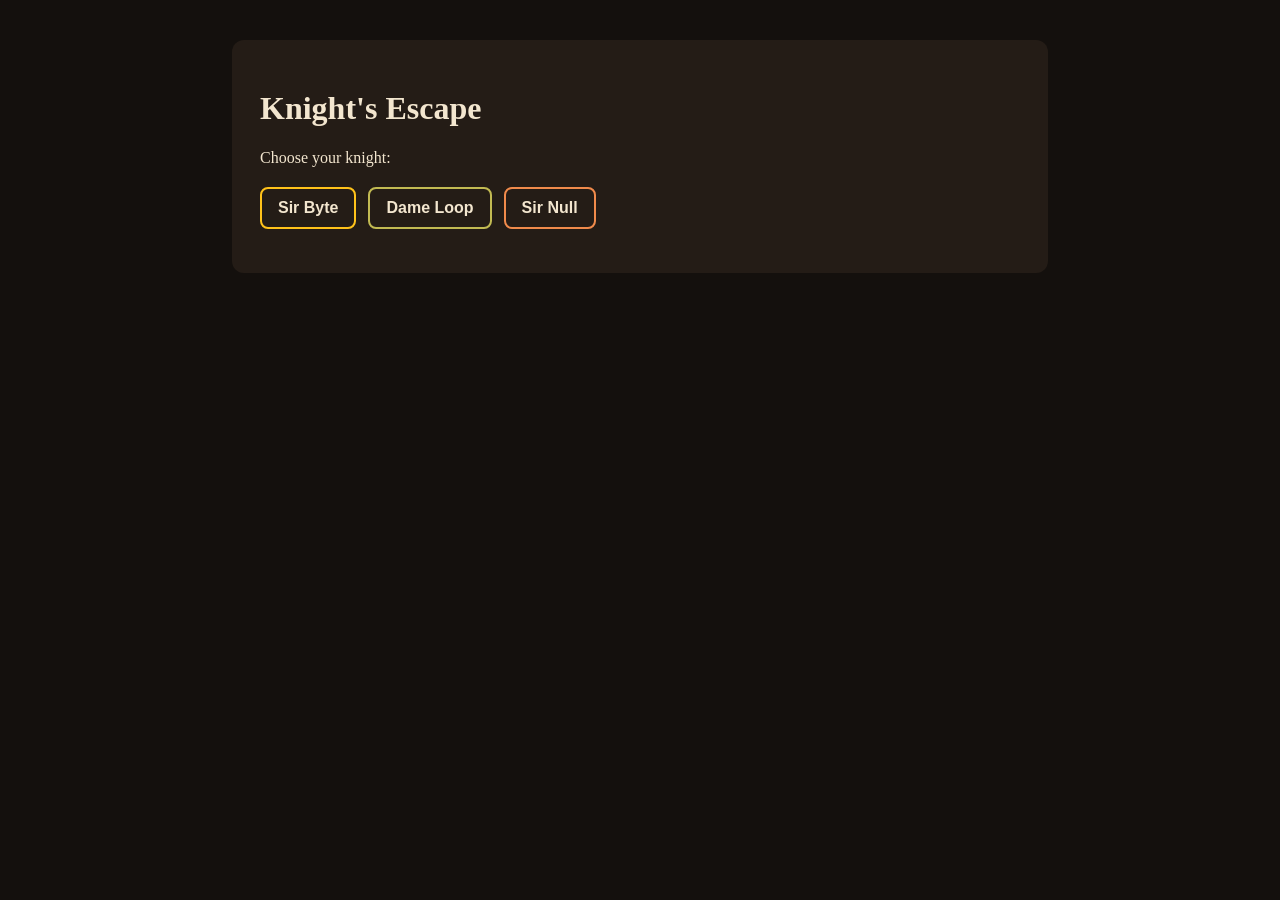
<file: escape-room-starter/index.html>
<!doctype html>
<html lang="en">
<head>
  <meta charset="utf-8">
  <meta name="viewport" content="width=device-width, initial-scale=1">
  <title>Knight's Escape</title>
  <link rel="stylesheet" href="style.css">
</head>
<body>
  <main id="app"></main>
  <script src="rooms.js"></script>
  <script src="game.js"></script>
</body>
</html>
</file>
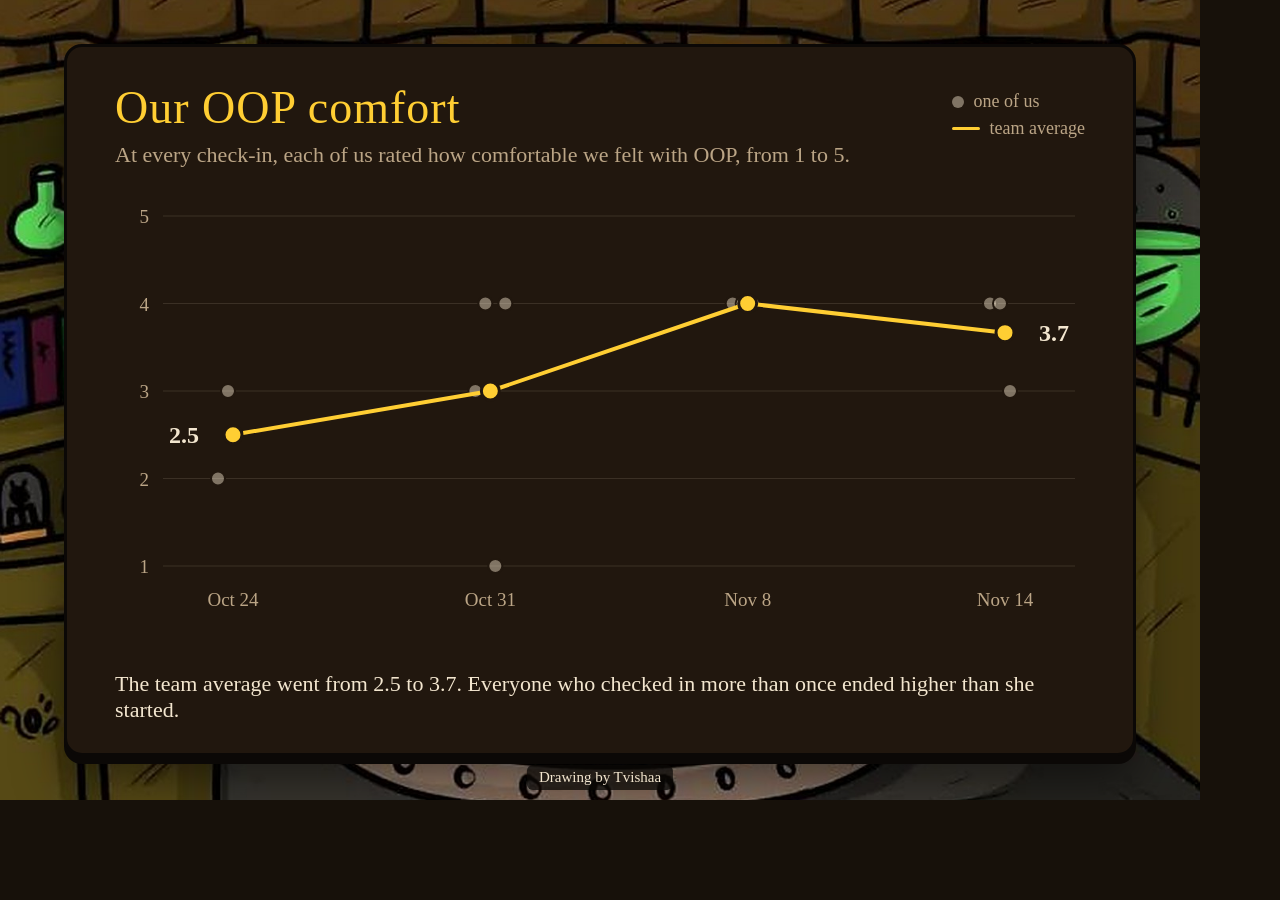
<file: devpost/gallery/charts.html>
<!doctype html>
<html lang="en">
<head>
<meta charset="utf-8">
<title>Devpost gallery charts</title>
<!-- Two Devpost gallery images, 1200x800, styled like the game's own screens (game style.css tokens and fonts).
     #oop: OOP comfort from the board's check-ins (students only; dots are anonymous).
     #ideas: the Oct 24 brainstorm Council (workshop_answers, session meeting-1) and what's in the merged game on 1.0.
     Render: chrome --headless --window-size=1200,800 --screenshot "charts.html#oop" -->
<style>
:root {
  --stone: #17110a; --panel: #21170e; --ink: #0b0806; --text: #f3e6cf; --muted: #bba586;
  --torch: #ffce33; --moss: #74b84f; --warlock: #86c6c1;
  --font-title: "Castellar", "Constantia", Georgia, serif;
  --font-body: "Constantia", "Palatino Linotype", Georgia, serif;
}
* { box-sizing: border-box; margin: 0; }
html, body { width: 1200px; height: 800px; overflow: hidden; background: var(--stone); }
.screen { display: none; position: relative; width: 1200px; height: 800px; font-family: var(--font-body); color: var(--text);
  background-size: cover; background-position: center; }
.screen.on { display: block; }
#oop { background-image: url("art/tvishaa-lab.jpg"); }
#ideas { background-image: url("art/tvishaa-maze.jpg"); }
#ideas .panel { bottom: auto; top: 50%; transform: translateY(-50%); padding-bottom: 40px; }
.panel { position: absolute; left: 64px; right: 64px; top: 44px; bottom: 44px; background: var(--panel); border: 3px solid var(--ink);
  border-radius: 18px; box-shadow: 0 8px 0 var(--ink), 0 24px 48px rgba(0,0,0,.5); padding: 36px 48px; }
h1 { font-family: var(--font-title); font-weight: 400; color: var(--torch); font-size: 46px; letter-spacing: 1px; line-height: 1.1; }
.sub { color: var(--muted); font-size: 22px; margin-top: 8px; }
.foot { position: absolute; left: 48px; right: 48px; bottom: 30px; font-size: 22px; color: var(--text); }
.credit { position: absolute; left: 50%; bottom: 10px; transform: translateX(-50%); font-size: 15px; color: var(--text);
  background: rgba(11,8,6,.75); padding: 4px 12px; border-radius: 6px; white-space: nowrap; }

/* OOP chart */
#oop svg { display: block; margin-top: 18px; }
svg text { font-family: var(--font-body); fill: var(--muted); font-size: 19px; }
svg .val { fill: var(--text); font-size: 24px; font-weight: 700; }
.legend { position: absolute; right: 48px; top: 44px; display: grid; gap: 6px; font-size: 18px; color: var(--muted); }
.legend span { display: flex; align-items: center; gap: 10px; }
.legend i { display: inline-block; }
.dot { width: 12px; height: 12px; border-radius: 50%; background: rgba(243,230,207,.45); }
.line { width: 28px; height: 3px; background: var(--torch); border-radius: 2px; }

/* Ideas */
.cols { display: grid; grid-template-columns: 1fr 1fr; gap: 40px; margin-top: 26px; }
.cols h2 { font-size: 26px; font-weight: 700; margin-bottom: 12px; display: flex; align-items: baseline; gap: 10px; }
.cols .in h2 { color: var(--moss); }
.cols .next h2 { color: var(--warlock); }
.cols h2 small { font-size: 18px; color: var(--muted); font-weight: 400; }
ul { list-style: none; padding: 0; display: grid; gap: 0; }
li { display: flex; justify-content: space-between; align-items: center; gap: 16px; padding: 12px 0; border-top: 1px solid rgba(243,230,207,.12); font-size: 21px; line-height: 1.25; }
li:last-child { border-bottom: 1px solid rgba(243,230,207,.12); }
.who { flex: none; font-size: 17px; color: var(--muted); display: flex; align-items: center; gap: 4px; }
.pip { width: 11px; height: 11px; border-radius: 50%; border: 2px solid var(--torch); }
.pip.y { background: var(--torch); }
.who b { font-weight: 400; margin-left: 6px; }
</style>
</head>
<body>

<section class="screen" id="oop">
  <div class="panel">
    <h1>Our OOP comfort</h1>
    <p class="sub">At every check-in, each of us rated how comfortable we felt with OOP, from 1 to 5.</p>
    <div class="legend"><span><i class="dot"></i>one of us</span><span><i class="line"></i>team average</span></div>
    <svg id="oop-svg" width="1000" height="440"></svg>
    <p class="foot">The team average went from 2.5 to 3.7. Everyone who checked in more than once ended higher than she started.</p>
  </div>
  <p class="credit">Drawing by Tvishaa</p>
</section>

<section class="screen" id="ideas">
  <div class="panel">
    <h1>Where our ideas went</h1>
    <p class="sub">We brainstormed on Oct 24: six questions, everyone answered all of them, plus our own ideas.</p>
    <div class="cols">
      <div class="in">
        <h2>In the game <small>5 ideas</small></h2>
        <ul>
          <li>Each answer is a direction in the maze<span class="who" data-v="4"></span></li>
          <li>A weak-spot scroll at the end<span class="who" data-v="3"></span></li>
          <li>Keys are flashcards<span class="who" data-v="2"></span></li>
          <li>Wrong answers explain the mistake<span class="who" data-v="2"></span></li>
          <li>The name LabyrinthLearn<span class="who">Leslie’s idea</span></li>
        </ul>
      </div>
      <div class="next">
        <h2>Still to come <small>5 ideas</small></h2>
        <ul>
          <li>A sly trickster warlock<span class="who" data-v="2"></span></li>
          <li>Naming him Ravencroft<span class="who">won our poll</span></li>
          <li>A pegasus ending<span class="who">Sanjana’s idea</span></li>
          <li>Timers and cheers<span class="who">Shirley’s idea</span></li>
          <li>Saving past games<span class="who">Tvishaa’s idea</span></li>
        </ul>
      </div>
    </div>
  </div>
  <p class="credit">Drawing by Tvishaa</p>
</section>

<script>
const id = (location.hash || "#oop").slice(1);
document.getElementById(id).classList.add("on");

// Vote pips: filled = teammates who picked it, out of 4
document.querySelectorAll(".who[data-v]").forEach((el) => {
  const v = +el.dataset.v;
  for (let i = 0; i < 4; i++) { const p = document.createElement("i"); p.className = "pip" + (i < v ? " y" : ""); el.append(p); }
  const b = document.createElement("b"); b.textContent = v + " of 4 votes"; el.append(b);
});

// OOP comfort: each check-in's ratings (anonymous, same order each day so the small offsets keep a person in place)
(function () {
  const svg = document.getElementById("oop-svg"), NS = "http://www.w3.org/2000/svg";
  const el = (t, a, txt) => { const e = document.createElementNS(NS, t); for (const k in a) e.setAttribute(k, a[k]); if (txt != null) e.textContent = txt; svg.appendChild(e); return e; };
  const days = ["Oct 24", "Oct 31", "Nov 8", "Nov 14"];
  // [person0, person1, person2, person3] per day; null = didn't check in
  const r = [[2, 3, null, null], [3, 4, 1, 4], [4, 4, 4, null], [4, 4, 3, null]];
  const avg = r.map((d) => { const v = d.filter((x) => x != null); return v.reduce((a, b) => a + b, 0) / v.length; });
  const L = 48, R = 960, T = 30, B = 380, y = (v) => B - ((v - 1) / 4) * (B - T), x = (i) => L + 70 + i * ((R - L - 140) / 3);
  for (let v = 1; v <= 5; v++) {
    el("line", { x1: L, x2: R, y1: y(v), y2: y(v), stroke: "rgba(243,230,207,.12)", "stroke-width": 1 });
    el("text", { x: L - 14, y: y(v) + 7, "text-anchor": "end" }, v);
  }
  const off = [-15, -5, 5, 15];
  r.forEach((d, i) => d.forEach((v, p) => { if (v != null) el("circle", { cx: x(i) + off[p], cy: y(v), r: 7, fill: "rgba(243,230,207,.45)", stroke: "#21170e", "stroke-width": 2 }); }));
  el("polyline", { points: avg.map((v, i) => `${x(i)},${y(v)}`).join(" "), fill: "none", stroke: "#ffce33", "stroke-width": 4, "stroke-linejoin": "round", "stroke-linecap": "round" });
  avg.forEach((v, i) => {
    el("circle", { cx: x(i), cy: y(v), r: 9, fill: "#ffce33", stroke: "#21170e", "stroke-width": 3 });
    el("text", { x: x(i), y: B + 40, "text-anchor": "middle" }, days[i]);
    if (i === 0 || i === 3) el("text", { x: x(i) + (i === 0 ? -34 : 34), y: y(v) + 8, "text-anchor": i === 0 ? "end" : "start", class: "val" }, v.toFixed(1));
  });
})();
</script>
</body>
</html>
</file>
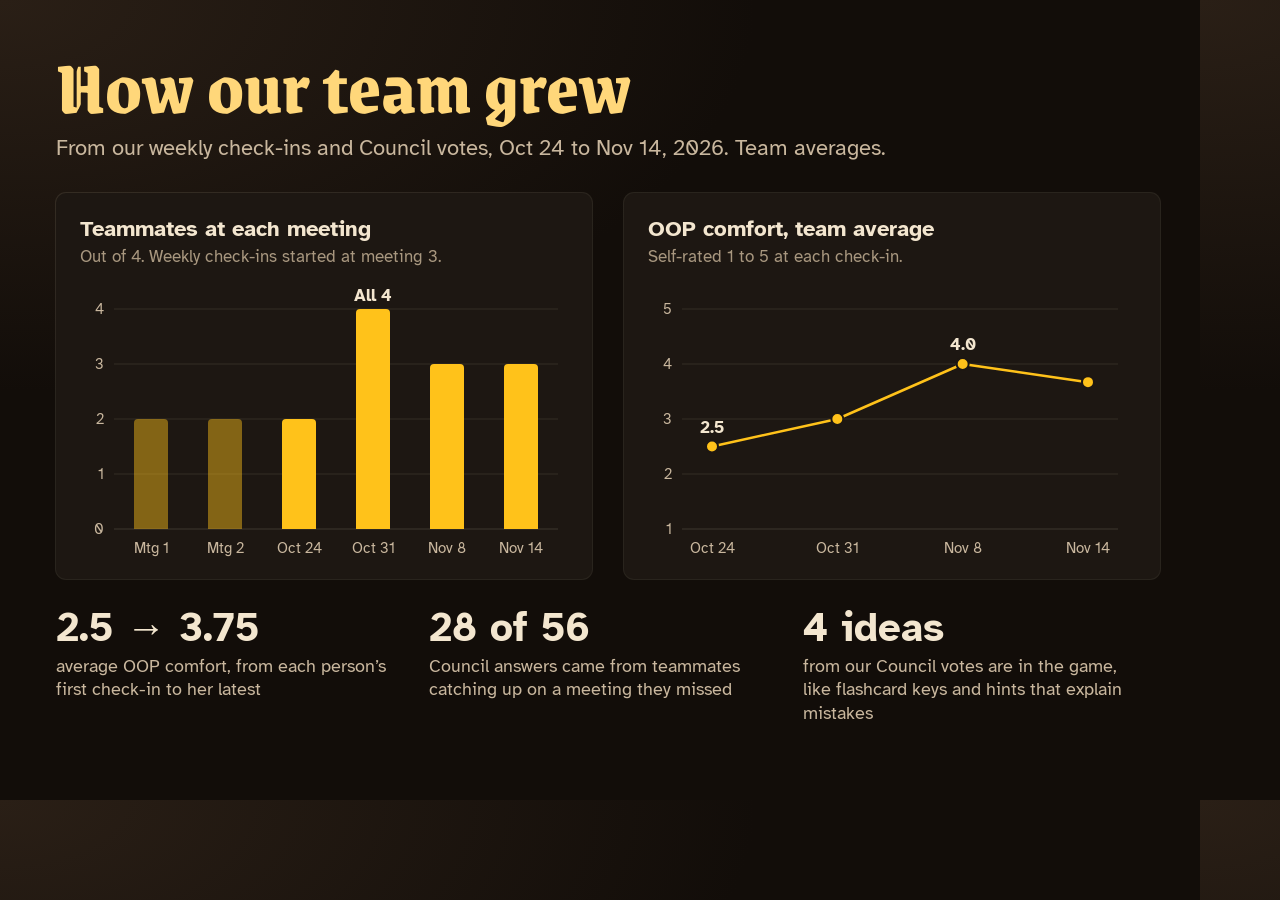
<file: devpost/thumbnails/growth.html>
<!doctype html>
<html lang="en">
<head>
<meta charset="utf-8">
<title>How we grew</title>
<!-- Devpost gallery image, 1200x800. Numbers come from the board's database (checkins, workshop_sessions,
     workshop_answers), students only, pulled Nov 17, 2026. Team averages only: no one's own ratings. -->
<link href="https://fonts.googleapis.com/css2?family=Atkinson+Hyperlegible:wght@400;700&family=Grenze+Gotisch:wght@800&display=block" rel="stylesheet">
<style>
:root { --night: #120d09; --panel: #1d1712; --line: rgba(246,232,207,.10); --parch: #f3e6cf; --parch-2: #c9b79e; --muted: #a8977f;
  --torch: #ffc21a; --torch-soft: #ffd77a; }
* { box-sizing: border-box; margin: 0; }
html, body { width: 1200px; height: 800px; overflow: hidden; }
body { background: radial-gradient(90% 70% at 0% 0%, #2a1f16, var(--night) 70%); color: var(--parch);
  font-family: "Atkinson Hyperlegible", "Times New Roman", serif; padding: 48px 56px; }
h1 { font-family: "Grenze Gotisch", serif; font-weight: 800; font-size: 76px; line-height: 1; color: var(--torch-soft); }
.lede { font-size: 22px; color: var(--parch-2); margin-top: 10px; }
.charts { display: grid; grid-template-columns: 1fr 1fr; gap: 32px; margin-top: 32px; }
.card { background: var(--panel); border-radius: 10px; padding: 22px 24px 14px; box-shadow: 0 0 0 1px var(--line); }
.card h2 { font-size: 22px; font-weight: 700; }
.card p { font-size: 17px; color: var(--muted); margin-top: 4px; }
svg { display: block; margin-top: 8px; }
svg text { font-family: "Atkinson Hyperlegible", sans-serif; fill: var(--parch-2); font-size: 15px; }
svg .val { fill: var(--parch); font-weight: 700; font-size: 17px; }
svg .note { fill: var(--muted); font-size: 14px; }
.stats { display: grid; grid-template-columns: repeat(3, 1fr); gap: 32px; margin-top: 28px; }
.stat b { display: block; font-size: 40px; font-weight: 700; color: var(--parch); line-height: 1.05; }
.stat span { display: block; font-size: 18px; color: var(--parch-2); margin-top: 6px; line-height: 1.3; }
</style>
</head>
<body>
<h1>How our team grew</h1>
<p class="lede">From our weekly check-ins and Council votes, Oct 24 to Nov 14, 2026. Team averages.</p>

<div class="charts">
  <div class="card">
    <h2>Teammates at each meeting</h2>
    <p>Out of 4. Weekly check-ins started at meeting 3.</p>
    <svg id="att" width="488" height="290"></svg>
  </div>
  <div class="card">
    <h2>OOP comfort, team average</h2>
    <p>Self-rated 1 to 5 at each check-in.</p>
    <svg id="oop" width="488" height="290"></svg>
  </div>
</div>

<div class="stats">
  <div class="stat"><b>2.5 → 3.75</b><span>average OOP comfort, from each person’s first check-in to her latest</span></div>
  <div class="stat"><b>28 of 56</b><span>Council answers came from teammates catching up on a meeting they missed</span></div>
  <div class="stat"><b>4 ideas</b><span>from our Council votes are in the game, like flashcard keys and hints that explain mistakes</span></div>
</div>

<script>
const NS = "http://www.w3.org/2000/svg";
function el(svg, tag, attrs, text) { const e = document.createElementNS(NS, tag); for (const k in attrs) e.setAttribute(k, attrs[k]); if (text != null) e.textContent = text; svg.appendChild(e); return e; }
const GRID = "rgba(246,232,207,.10)", GOLD = "#ffc21a";

// Attendance per meeting (workshop_sessions attend-1..6)
(function () {
  const svg = document.getElementById("att");
  const data = [["Mtg 1", 2], ["Mtg 2", 2], ["Oct 24", 2], ["Oct 31", 4], ["Nov 8", 3], ["Nov 14", 3]];
  const L = 34, R = 478, T = 34, B = 254, max = 4, y = (v) => B - (v / max) * (B - T);
  for (let v = 0; v <= max; v++) { el(svg, "line", { x1: L, x2: R, y1: y(v), y2: y(v), stroke: GRID, "stroke-width": v ? 1 : 1.5 }); el(svg, "text", { x: L - 10, y: y(v) + 5, "text-anchor": "end" }, v); }
  const step = (R - L) / data.length, w = 34;
  data.forEach(([label, v], i) => {
    const cx = L + step * (i + .5), top = y(v), h = B - top, r = 4;
    // bar with rounded data-end, square at the baseline
    el(svg, "path", { d: `M${cx - w/2},${B} V${top + r} Q${cx - w/2},${top} ${cx - w/2 + r},${top} H${cx + w/2 - r} Q${cx + w/2},${top} ${cx + w/2},${top + r} V${B} Z`, fill: GOLD, opacity: i < 2 ? .45 : 1 });
    el(svg, "text", { x: cx, y: B + 24, "text-anchor": "middle" }, label);
    if (i === 3) el(svg, "text", { x: cx, y: top - 8, "text-anchor": "middle", class: "val" }, "All 4");
  });
})();

// OOP comfort, students' average per check-in day (checkins collection)
(function () {
  const svg = document.getElementById("oop");
  const data = [["Oct 24", 2.5], ["Oct 31", 3.0], ["Nov 8", 4.0], ["Nov 14", 3.67]];
  const L = 34, R = 470, T = 34, B = 254, lo = 1, hi = 5, y = (v) => B - ((v - lo) / (hi - lo)) * (B - T);
  for (let v = lo; v <= hi; v++) { el(svg, "line", { x1: L, x2: R, y1: y(v), y2: y(v), stroke: GRID, "stroke-width": v === lo ? 1.5 : 1 }); el(svg, "text", { x: L - 10, y: y(v) + 5, "text-anchor": "end" }, v); }
  const x = (i) => L + 30 + i * ((R - L - 60) / (data.length - 1));
  el(svg, "polyline", { points: data.map(([, v], i) => `${x(i)},${y(v)}`).join(" "), fill: "none", stroke: GOLD, "stroke-width": 2.5, "stroke-linejoin": "round" });
  data.forEach(([label, v], i) => {
    el(svg, "circle", { cx: x(i), cy: y(v), r: 6, fill: GOLD, stroke: "#1d1712", "stroke-width": 2 });
    el(svg, "text", { x: x(i), y: B + 24, "text-anchor": "middle" }, label);
    if (i === 0 || i === 2) el(svg, "text", { x: x(i), y: y(v) - 14, "text-anchor": "middle", class: "val" }, v.toFixed(1));
  });
})();
</script>
</body>
</html>
</file>
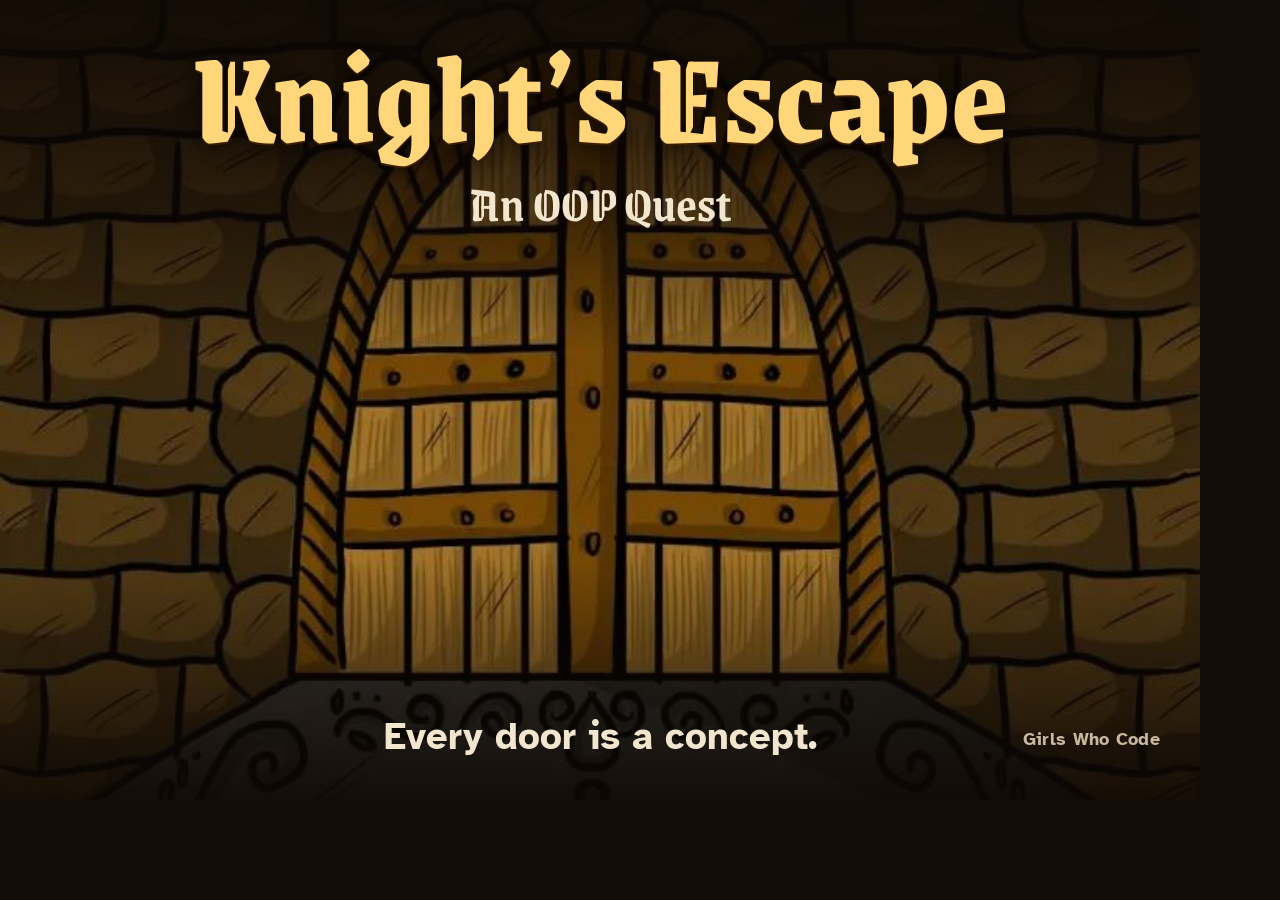
<file: devpost/thumbnails/thumbs.html>
<!doctype html>
<html lang="en">
<head>
<meta charset="utf-8">
<title>Devpost thumbnails</title>
<!-- Five Devpost cover options, 1200x800 (3:2, what Devpost asks for).
     Render one with: chrome --headless --screenshot --window-size=1200,800 "thumbs.html#3"
     Art: Tvishaa's castle door, maze and alchemy lab drawings (board/art). Fonts are open (OFL) Google Fonts,
     because Beanzo is personal-use only and Devpost is public. -->
<link rel="preconnect" href="https://fonts.googleapis.com">
<link href="https://fonts.googleapis.com/css2?family=Atkinson+Hyperlegible:wght@400;700&family=Grenze+Gotisch:wght@600;800&family=IBM+Plex+Mono:wght@500;600&display=block" rel="stylesheet">
<style>
:root {
  --night: #120d09;
  --wood: #1d1712;
  --parch: #f3e6cf;
  --parch-2: #c9b79e;
  --torch: #ffc21a;
  --torch-soft: #ffd77a;
  --moss: #8fc45a;
  --title: "Grenze Gotisch", "Times New Roman", serif;
  --body: "Atkinson Hyperlegible", "Times New Roman", serif;
  --mono: "IBM Plex Mono", Consolas, monospace;
}
* { box-sizing: border-box; margin: 0; }
html, body { width: 1200px; height: 800px; overflow: hidden; background: var(--night); }
.opt { display: none; position: relative; width: 1200px; height: 800px; overflow: hidden; font-family: var(--body); color: var(--parch); }
.opt.on { display: block; }
.title { font-family: var(--title); font-weight: 800; color: var(--torch-soft); line-height: .92; letter-spacing: .5px;
  text-shadow: 0 2px 0 #3a1d00, 0 6px 24px rgba(10, 5, 0, .85); }
.sub { font-family: var(--title); font-weight: 600; color: var(--parch); }
.credit { font-family: var(--body); font-weight: 700; font-size: 22px; color: var(--parch-2); letter-spacing: .3px; }
.art { position: absolute; background: url("../../board/art/tvishaa-door.jpg") center / cover no-repeat; }

/* 1. The door, full frame. Title over the bricks, pitch on the floor. Just GWC. */
#o1 .art { inset: 0; background-position: center 30%; }
#o1 .scrim { position: absolute; inset: 0;
  background: linear-gradient(180deg, rgba(14,8,4,.92) 0%, rgba(14,8,4,.55) 26%, rgba(14,8,4,0) 44%, rgba(14,8,4,0) 70%, rgba(14,8,4,.88) 100%); }
#o1 .title { position: absolute; top: 34px; left: 0; right: 0; text-align: center; font-size: 132px; }
#o1 .sub { position: absolute; top: 166px; left: 0; right: 0; text-align: center; font-size: 50px; }
#o1 .pitch { position: absolute; bottom: 40px; left: 0; right: 0; text-align: center; font-size: 38px; font-weight: 700; color: var(--parch); }
#o1 .credit { position: absolute; bottom: 50px; right: 40px; font-size: 18px; }

/* 2. Split: the name on dark wood, the door framed on the right. UCF + GWC. */
#o2 { background: radial-gradient(120% 90% at 0% 0%, #2a1f16 0%, var(--night) 70%); }
#o2 .art { top: 56px; right: 56px; width: 560px; height: 688px; background-size: cover; background-position: center;
  border-radius: 6px; box-shadow: 0 0 0 1px rgba(255, 194, 26, .35), 0 30px 60px -20px rgba(0,0,0,.8); }
#o2 .text { position: absolute; left: 72px; top: 0; bottom: 0; width: 520px; display: flex; flex-direction: column; justify-content: center; }
#o2 .title { font-size: 150px; }
#o2 .sub { font-size: 56px; margin-top: 14px; }
#o2 .rule { width: 96px; height: 2px; background: var(--torch); opacity: .7; margin: 34px 0 30px; }
#o2 .pitch { font-size: 32px; font-weight: 700; line-height: 1.25; color: var(--parch); max-width: 460px; }
#o2 .credit { position: absolute; left: 72px; bottom: 56px; }

/* 3. new Knight().escape(): the door with one line of Java on the floor. GWC. */
#o3 .art { inset: 0; background-position: center 30%; }
#o3 .scrim { position: absolute; inset: 0;
  background: linear-gradient(180deg, rgba(14,8,4,.9) 0%, rgba(14,8,4,.4) 24%, rgba(14,8,4,0) 40%, rgba(14,8,4,0) 66%, rgba(14,8,4,.75) 100%); }
#o3 .title { position: absolute; top: 30px; left: 0; right: 0; text-align: center; font-size: 120px; }
#o3 .sub { position: absolute; top: 150px; left: 0; right: 0; text-align: center; font-size: 44px; }
#o3 .code { position: absolute; left: 50%; bottom: 52px; transform: translateX(-50%); white-space: nowrap;
  font-family: var(--mono); font-weight: 600; font-size: 46px; color: var(--parch);
  padding: 14px 30px; border-radius: 10px; background: rgba(12, 8, 5, .82); box-shadow: 0 0 0 1px rgba(255,194,26,.35); }
#o3 .code .k { color: var(--torch); } #o3 .code .m { color: var(--moss); }
#o3 .credit { position: absolute; top: 38px; right: 40px; font-size: 18px; }

/* 4. The quest: the door big, two more chambers beside it. UCF + GWC. */
#o4 { background: var(--night); }
#o4 .art { top: 0; left: 0; width: 780px; height: 800px; background-position: center 40%; }
#o4 .scrim { position: absolute; top: 0; left: 0; width: 780px; height: 800px;
  background: linear-gradient(180deg, rgba(14,8,4,0) 50%, rgba(14,8,4,.92) 100%); }
#o4 .title { position: absolute; left: 44px; bottom: 98px; font-size: 112px; }
#o4 .sub { position: absolute; left: 48px; bottom: 44px; font-size: 44px; }
#o4 .side { position: absolute; top: 0; right: 0; width: 420px; height: 800px; padding: 28px 28px 28px 24px;
  display: grid; grid-template-rows: 1fr 1fr; gap: 24px; }
#o4 .tile { position: relative; border-radius: 6px; overflow: hidden; background-size: cover; background-position: center;
  box-shadow: 0 0 0 1px rgba(255,194,26,.3); }
#o4 .tile span { position: absolute; left: 0; right: 0; bottom: 0; padding: 40px 18px 14px; font-weight: 700; font-size: 24px;
  background: linear-gradient(180deg, rgba(14,8,4,0), rgba(14,8,4,.9)); }
#o4 .tile small { display: block; font-size: 18px; font-weight: 400; color: var(--parch-2); }
#o4 .maze { background-image: url("../../board/art/tvishaa-maze.jpg"); }
#o4 .lab { background-image: url("../../board/art/tvishaa-lab.jpg"); }
#o4 .credit { position: absolute; left: 48px; top: 36px; font-size: 18px; color: var(--parch);
  padding: 6px 12px; border-radius: 6px; background: rgba(14,8,4,.7); }

/* 5. Torchlit: the whole door small in a dark hall, the name big. No logos. */
#o5 { background: radial-gradient(60% 70% at 50% 36%, #3b2614 0%, #1a110a 55%, var(--night) 100%); }
#o5 .art { top: 52px; left: 50%; width: 600px; height: 446px; margin-left: -300px; border-radius: 4px;
  box-shadow: 0 0 0 1px rgba(255,194,26,.25), 0 0 120px 10px rgba(255, 170, 60, .18), 0 40px 60px -30px rgba(0,0,0,.9); }
#o5 .title { position: absolute; left: 0; right: 0; top: 534px; text-align: center; font-size: 136px; }
#o5 .sub { position: absolute; left: 0; right: 0; top: 676px; text-align: center; font-size: 50px; }
</style>
</head>
<body>

<section class="opt" id="o1">
  <div class="art"></div><div class="scrim"></div>
  <h1 class="title">Knight’s Escape</h1>
  <p class="sub">An OOP Quest</p>
  <p class="pitch">Every door is a concept.</p>
  <p class="credit">Girls Who Code</p>
</section>

<section class="opt" id="o2">
  <div class="text">
    <h1 class="title">Knight’s<br>Escape</h1>
    <p class="sub">An OOP Quest</p>
    <div class="rule"></div>
    <p class="pitch">Every locked door is an OOP concept. Escape the warlock’s castle by thinking in objects.</p>
  </div>
  <p class="credit">UCF Knights · Girls Who Code</p>
  <div class="art"></div>
</section>

<section class="opt" id="o3">
  <div class="art"></div><div class="scrim"></div>
  <h1 class="title">Knight’s Escape</h1>
  <p class="sub">An OOP Quest</p>
  <p class="code"><span class="k">new</span> Knight().<span class="m">escape</span>();</p>
  <p class="credit">Girls Who Code</p>
</section>

<section class="opt" id="o4">
  <div class="art"></div><div class="scrim"></div>
  <p class="credit">UCF Knights · Girls Who Code</p>
  <h1 class="title">Knight’s Escape</h1>
  <p class="sub">An OOP Quest</p>
  <div class="side">
    <div class="tile maze"><span>LabyrinthLearn<small>Classes and objects</small></span></div>
    <div class="tile lab"><span>The Alchemy Lab<small>Methods and encapsulation</small></span></div>
  </div>
</section>

<section class="opt" id="o5">
  <div class="art"></div>
  <h1 class="title">Knight’s Escape</h1>
  <p class="sub">An OOP Quest</p>
</section>

<script>
  const n = (location.hash || "#1").slice(1);
  document.getElementById("o" + n).classList.add("on");
</script>
</body>
</html>
</file>
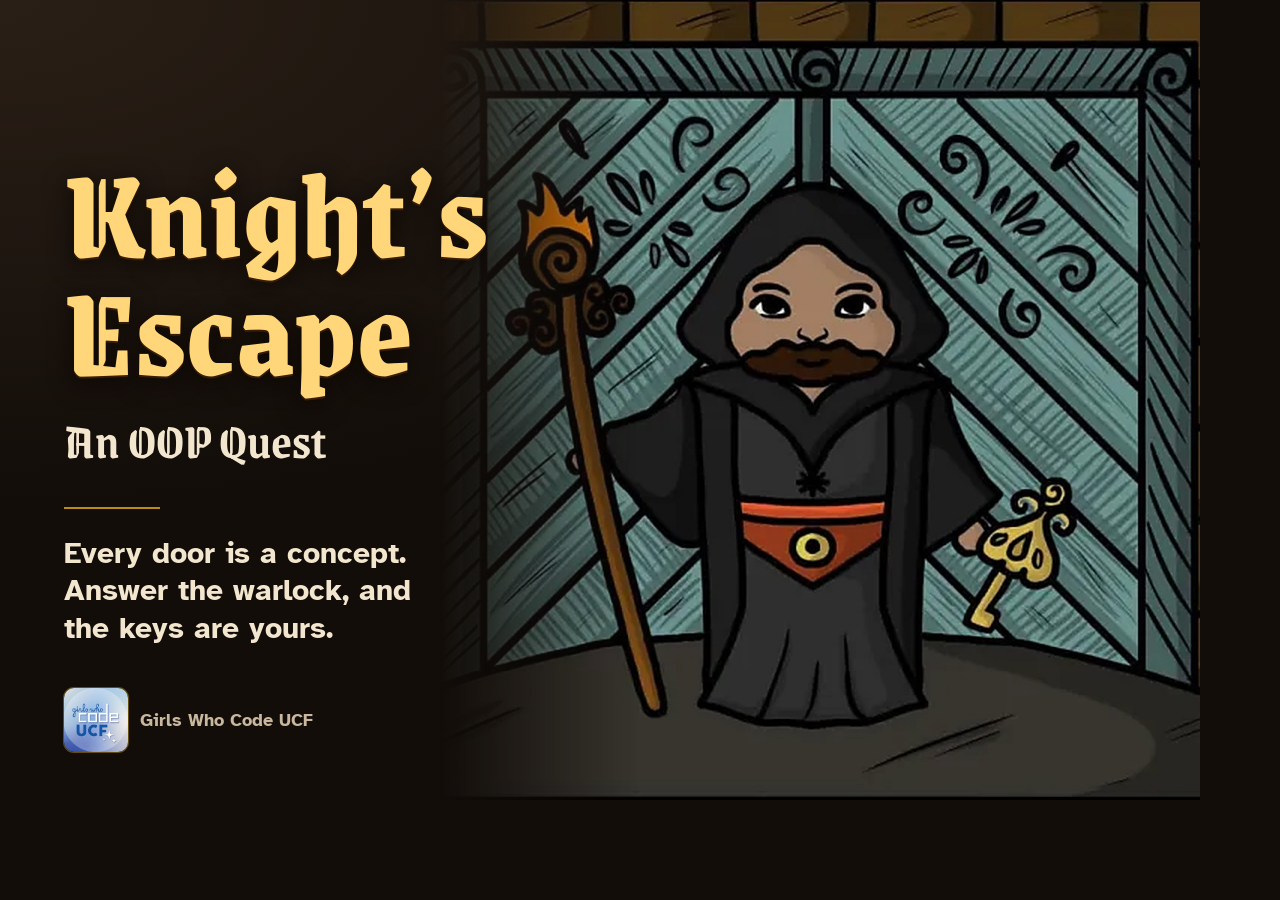
<file: devpost/thumbnails/thumbs2.html>
<!doctype html>
<html lang="en">
<head>
<meta charset="utf-8">
<title>More Devpost covers</title>
<!-- Five more Devpost cover ideas (#6-#10), 1200x800, using the art from the merged game (group9 branch 1.0).
     All art is Tvishaa's (art/, copied from group9/art; the sketch is cropped from her IMG_4046 page).
     Logo: the Girls Who Code UCF chapter logo from group9. Fonts: open (OFL) Google Fonts, same as thumbs.html.
     Render: sh render2.sh -->
<link rel="preconnect" href="https://fonts.googleapis.com">
<link href="https://fonts.googleapis.com/css2?family=Atkinson+Hyperlegible:wght@400;700&family=Grenze+Gotisch:wght@600;800&family=IBM+Plex+Mono:wght@500;600&display=block" rel="stylesheet">
<style>
:root {
  --night: #120d09;
  --wood: #1d1712;
  --parch: #f3e6cf;
  --parch-2: #c9b79e;
  --torch: #ffc21a;
  --torch-soft: #ffd77a;
  --moss: #8fc45a;
  --purple: #b48cff;
  --title: "Grenze Gotisch", "Times New Roman", serif;
  --body: "Atkinson Hyperlegible", "Times New Roman", serif;
  --mono: "IBM Plex Mono", Consolas, monospace;
}
* { box-sizing: border-box; margin: 0; }
html, body { width: 1200px; height: 800px; overflow: hidden; background: var(--night); }
.opt { display: none; position: relative; width: 1200px; height: 800px; overflow: hidden; font-family: var(--body); color: var(--parch); }
.opt.on { display: block; }
.title { font-family: var(--title); font-weight: 800; color: var(--torch-soft); line-height: .92; letter-spacing: .5px;
  text-shadow: 0 2px 0 #3a1d00, 0 6px 24px rgba(10, 5, 0, .85); }
.sub { font-family: var(--title); font-weight: 600; color: var(--parch); }
.pitch { font-weight: 700; color: var(--parch); }
.art { position: absolute; background-position: center; background-size: cover; background-repeat: no-repeat; }
.logo { position: absolute; display: flex; align-items: center; gap: 12px; font-weight: 700; font-size: 18px; color: var(--parch-2); }
.logo img { width: 64px; height: 64px; border-radius: 10px; box-shadow: 0 0 0 1px rgba(255,194,26,.35); }

/* 6. Knight vs. the warlock (Leslie's pick): the name on dark wood, the warlock on the right. GWC UCF logo. */
#o6 { background: radial-gradient(120% 90% at 0% 0%, #2a1f16 0%, var(--night) 70%); }
#o6 .art { top: 0; right: 0; width: 760px; height: 800px; background-image: url("art/tvishaa-warlock.jpg"); background-position: 50% 40%;
  -webkit-mask-image: linear-gradient(90deg, transparent 0, #000 200px); mask-image: linear-gradient(90deg, transparent 0, #000 200px); }
#o6 .text { position: absolute; left: 64px; top: 0; bottom: 0; width: 400px; display: flex; flex-direction: column; justify-content: center; }
#o6 .title { font-size: 128px; }
#o6 .sub { font-size: 50px; margin-top: 14px; }
#o6 .rule { width: 96px; height: 2px; background: var(--torch); opacity: .7; margin: 30px 0 26px; }
#o6 .pitch { font-size: 30px; line-height: 1.25; }
#o6 .logo { left: 64px; bottom: 48px; }

/* 7. Three doors: the Hall of Illusions with real code on each door; the right one glows. */
#o7 .art { inset: 0; background-image: url("art/tvishaa-hall.jpg"); background-position: center 70%; }
#o7 .scrim { position: absolute; inset: 0;
  background: linear-gradient(180deg, rgba(14,8,4,.94) 0%, rgba(14,8,4,.7) 22%, rgba(14,8,4,0) 40%, rgba(14,8,4,0) 78%, rgba(14,8,4,.9) 100%); }
#o7 .title { position: absolute; top: 26px; left: 0; right: 0; text-align: center; font-size: 112px; }
#o7 .sub { position: absolute; top: 136px; left: 0; right: 0; text-align: center; font-size: 42px; }
#o7 .door { position: absolute; top: 440px; width: 250px; padding: 10px 12px; border-radius: 8px; text-align: center;
  font-family: var(--mono); font-weight: 600; font-size: 19px; line-height: 1.3; color: var(--parch); background: rgba(12,8,5,.86); }
#o7 .d1 { left: 98px; } #o7 .d2 { left: 475px; } #o7 .d3 { left: 852px; }
#o7 .d2 { box-shadow: 0 0 0 2px var(--purple), 0 0 50px 8px rgba(180,140,255,.55); }
#o7 .d1, #o7 .d3 { opacity: .78; }
#o7 .k { color: var(--torch); }
#o7 .pitch { position: absolute; bottom: 34px; left: 0; right: 0; text-align: center; font-size: 38px; }

/* 8. Four chambers: four tall slices of her drawings, each with what it teaches. */
#o8 { background: var(--night); }
#o8 .head { position: absolute; top: 0; left: 0; right: 0; height: 210px; display: flex; flex-direction: column; align-items: center; justify-content: center; }
#o8 .title { font-size: 116px; }
#o8 .sub { font-size: 40px; margin-top: 8px; }
#o8 .row { position: absolute; top: 222px; left: 32px; right: 32px; bottom: 32px; display: grid; grid-template-columns: repeat(4, 1fr); gap: 16px; }
#o8 .ch { position: relative; border-radius: 8px; overflow: hidden; background-size: cover; box-shadow: 0 0 0 1px rgba(255,194,26,.3); }
#o8 .ch span { position: absolute; left: 0; right: 0; bottom: 0; padding: 70px 16px 18px; font-weight: 700; font-size: 25px; line-height: 1.15;
  background: linear-gradient(180deg, rgba(14,8,4,0), rgba(14,8,4,.95) 55%); }
#o8 .ch small { display: block; font-size: 17px; font-weight: 700; color: var(--torch); margin-bottom: 4px; }
#o8 .ch em { display: block; font-style: normal; font-size: 18px; font-weight: 400; color: var(--parch-2); margin-top: 4px; }
#o8 .c1 { background-image: url("art/tvishaa-maze.jpg"); background-position: 30% center; }
#o8 .c2 { background-image: url("art/tvishaa-lab.jpg"); background-position: 50% center; }
#o8 .c3 { background-image: url("art/tvishaa-hall.jpg"); background-position: 50% center; }
#o8 .c4 { background-image: url("art/tvishaa-warlock.jpg"); background-position: 50% center; }

/* 9. Sketch to game: her red-pencil page next to the finished door. */
#o9 { background: radial-gradient(90% 80% at 50% 60%, #2a1f16 0%, var(--night) 75%); }
#o9 .title { position: absolute; top: 30px; left: 0; right: 0; text-align: center; font-size: 104px; }
#o9 .sub { position: absolute; top: 132px; left: 0; right: 0; text-align: center; font-size: 38px; }
#o9 .paper { position: absolute; left: 80px; top: 230px; width: 450px; height: 465px; background: url("art/tvishaa-sketch.jpg") center / cover;
  transform: rotate(-3deg); border-radius: 3px; box-shadow: 0 30px 50px -20px rgba(0,0,0,.9); }
#o9 .final { position: absolute; right: 70px; top: 262px; width: 560px; height: 414px; background: url("art/tvishaa-door.jpg") center / cover;
  transform: rotate(1.5deg); border-radius: 4px; box-shadow: 0 0 0 1px rgba(255,194,26,.35), 0 30px 60px -20px rgba(0,0,0,.9); }
#o9 .arrow { position: absolute; left: 534px; top: 430px; font-size: 64px; color: var(--torch); font-weight: 700; }
#o9 .cap { position: absolute; bottom: 30px; left: 0; right: 0; text-align: center; font-size: 26px; font-weight: 700; color: var(--parch-2); }

/* 10. A question to answer: the game's own question box, over the door. */
#o10 .art { inset: 0; background-image: url("art/tvishaa-door.jpg"); background-position: center 40%; filter: brightness(.55); }
#o10 .title { position: absolute; top: 28px; left: 0; right: 0; text-align: center; font-size: 104px; }
#o10 .box { position: absolute; left: 190px; right: 190px; top: 170px; padding: 28px 40px 30px; border-radius: 14px;
  background: rgba(24,17,11,.94); box-shadow: 0 0 0 2px rgba(255,194,26,.55), 0 30px 60px -20px rgba(0,0,0,.9); }
#o10 .box .spiral { position: absolute; top: 50%; width: 34px; height: 34px; margin-top: -17px; background: url("art/spiral.png") center / contain no-repeat; }
#o10 .box .l { left: -17px; } #o10 .box .r { right: -17px; }
#o10 .who { font-size: 22px; font-weight: 700; color: var(--moss); }
#o10 pre { margin: 14px 0 16px; padding: 16px 22px; border-radius: 8px; background: #0d0906; font-family: var(--mono); font-weight: 500; font-size: 27px; line-height: 1.35; color: var(--parch); }
#o10 pre .k { color: var(--torch); }
#o10 .q { font-size: 40px; font-weight: 700; }
#o10 .choices { position: absolute; left: 0; right: 0; top: 590px; display: flex; justify-content: center; gap: 22px; }
#o10 .choices span { display: flex; align-items: center; gap: 12px; padding: 12px 26px; border-radius: 10px; font-family: var(--mono); font-weight: 600; font-size: 32px;
  background: rgba(24,17,11,.94); box-shadow: 0 0 0 2px rgba(143,196,90,.6); }
#o10 .choices img { width: 32px; height: 32px; }
#o10 .pitch { position: absolute; bottom: 30px; left: 0; right: 0; text-align: center; font-size: 30px; }
</style>
</head>
<body>

<section class="opt" id="o6">
  <div class="art"></div>
  <div class="text">
    <h1 class="title">Knight’s<br>Escape</h1>
    <p class="sub">An OOP Quest</p>
    <div class="rule"></div>
    <p class="pitch">Every door is a concept. Answer the warlock, and the keys are yours.</p>
  </div>
  <p class="logo"><img src="art/gwc-ucf-logo.jpg" alt="">Girls Who Code UCF</p>
</section>

<section class="opt" id="o7">
  <div class="art"></div><div class="scrim"></div>
  <h1 class="title">Knight’s Escape</h1>
  <p class="sub">An OOP Quest</p>
  <p class="door d1">class Wizard<br><span class="k">implements</span><br>Character</p>
  <p class="door d2">class Wizard<br><span class="k">extends</span><br>Character</p>
  <p class="door d3">class Wizard<br><span class="k">inherits</span><br>Character</p>
  <p class="pitch">Every door is a concept. Only one is real.</p>
</section>

<section class="opt" id="o8">
  <div class="head">
    <h1 class="title">Knight’s Escape</h1>
    <p class="sub">Four chambers. One way out.</p>
  </div>
  <div class="row">
    <div class="ch c1"><span><small>Chamber 1</small>LabyrinthLearn<em>Classes and objects</em></span></div>
    <div class="ch c2"><span><small>Chamber 2</small>The Alchemy Lab<em>Methods and encapsulation</em></span></div>
    <div class="ch c3"><span><small>Chamber 3</small>Hall of Illusions<em>Inheritance and polymorphism</em></span></div>
    <div class="ch c4"><span><small>Chamber 4</small>The Final Door<em>Explain it yourself</em></span></div>
  </div>
</section>

<section class="opt" id="o9">
  <h1 class="title">Knight’s Escape</h1>
  <p class="sub">An OOP Quest</p>
  <div class="paper"></div>
  <div class="final"></div>
  <p class="arrow">→</p>
  <p class="cap">Drawn on paper first, then in the game. Art by Tvishaa.</p>
</section>

<section class="opt" id="o10">
  <div class="art"></div>
  <h1 class="title">Knight’s Escape</h1>
  <div class="box">
    <i class="spiral l"></i><i class="spiral r"></i>
    <p class="who">The Warlock asks:</p>
<pre><span class="k">class</span> Knight { String name; }

Knight k = <span class="k">new</span> Knight();</pre>
    <p class="q">Which one is the OBJECT?</p>
  </div>
  <div class="choices">
    <span><img src="art/arrow-left.png" alt="">Knight</span>
    <span><img src="art/arrow-up.png" alt="">k</span>
    <span><img src="art/arrow-right.png" alt="">class</span>
  </div>
  <p class="pitch">An escape room where every door is an OOP concept.</p>
</section>

<script>
  const n = (location.hash || "#6").slice(1);
  document.getElementById("o" + n).classList.add("on");
</script>
</body>
</html>
</file>
<file: escape-room-starter/style.css>
/* Design crew (Shirley + Tvishaa): this file is yours.
   Change the colors here and the whole game updates.
   Inspiration: the Group 9 design deck (torchlit dungeon, dark stone, warm gold). */
:root {
  --stone: #14100d;     /* TODO: dungeon background */
  --panel: #241c16;     /* TODO: chamber panel */
  --text: #f3e6cf;
  --torch: #ffc21a;     /* main accent */
  --warlock: #b98cff;   /* TODO: the warlock's color */
}

body {
  margin: 0;
  background: var(--stone);
  color: var(--text);
  font-family: Georgia, "Times New Roman", serif; /* TODO: pick the game's fonts */
}

main {
  max-width: 760px;
  margin: 40px auto;
  padding: 28px;
  background: var(--panel);
  border-radius: 12px;
}

h1, h2 { line-height: 1.2; }
.progress { color: #a08a70; font-size: 14px; }
.concept { color: var(--torch); font-weight: bold; }
.story { font-style: italic; }
.warlock { color: var(--warlock); font-weight: bold; }
.spell { color: var(--torch); font-weight: bold; letter-spacing: 2px; }

pre {
  background: #000;
  padding: 14px;
  border-radius: 8px;
  overflow-x: auto;
  text-align: left;
}

button {
  padding: 10px 16px;
  margin: 4px 4px 4px 0;
  border: none;
  border-radius: 8px;
  background: var(--torch);
  color: #1a1000;
  font-weight: bold;
  font-size: 16px;
  cursor: pointer;
}
button.secondary { background: transparent; color: var(--torch); border: 1px solid var(--torch); }

.choices { display: flex; flex-wrap: wrap; gap: 8px; margin-bottom: 12px; }
.choice { background: transparent; color: var(--text); border: 2px solid var(--torch); }
.choice small { display: block; font-weight: normal; }

.doors { display: grid; grid-template-columns: repeat(3, 1fr); gap: 10px; margin-bottom: 12px; }
.door { background: #3a2a1e; color: var(--text); text-align: left; }
.door pre { font-size: 12px; }

textarea { width: 100%; box-sizing: border-box; padding: 10px; font: inherit; border-radius: 8px; }

@media (max-width: 700px) { .doors { grid-template-columns: 1fr; } }
</file>
